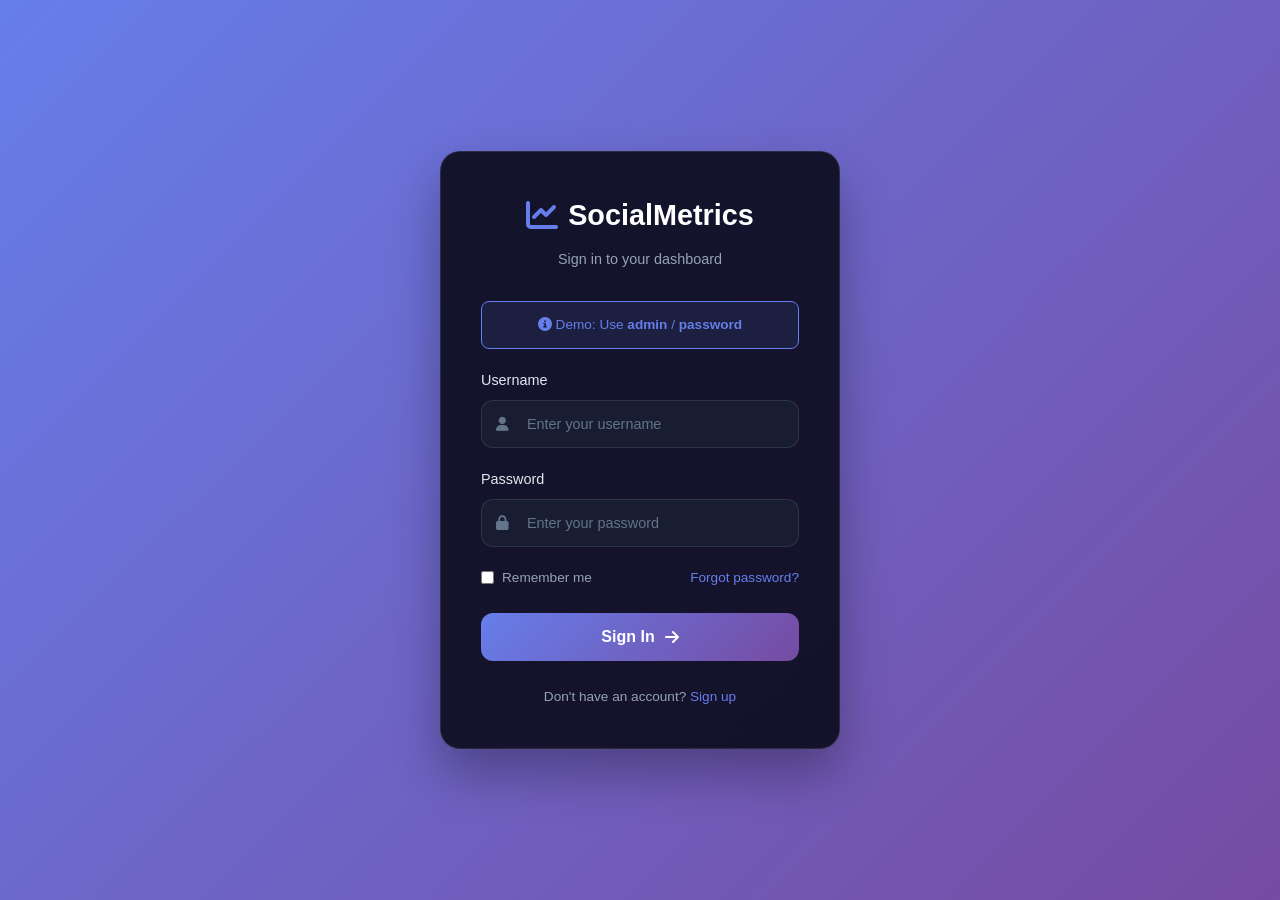
<file: login.html>
<!DOCTYPE html>
<html lang="en">
<head>
    <meta charset="UTF-8">
    <meta name="viewport" content="width=device-width, initial-scale=1.0">
    <title>SocialMetrics - Login</title>
    <link href="https://cdnjs.cloudflare.com/ajax/libs/font-awesome/6.4.0/css/all.min.css" rel="stylesheet">
    <style>
        /* Reset and Base Styles */
        * {
            margin: 0;
            padding: 0;
            box-sizing: border-box;
        }

        body {
            font-family: 'Inter', -apple-system, BlinkMacSystemFont, 'Segoe UI', Roboto, sans-serif;
            background: #0f0f23;
            color: #e2e8f0;
            line-height: 1.6;
        }

        /* Login Page Styles */
        .login-page {
            min-height: 100vh;
            background: linear-gradient(135deg, #667eea 0%, #764ba2 100%);
            display: flex;
            align-items: center;
            justify-content: center;
            padding: 20px;
        }

        .login-container {
            width: 100%;
            max-width: 400px;
        }

        .login-card {
            background: rgba(15, 15, 35, 0.95);
            backdrop-filter: blur(20px);
            border: 1px solid rgba(255, 255, 255, 0.1);
            border-radius: 20px;
            padding: 40px;
            box-shadow: 0 25px 50px rgba(0, 0, 0, 0.3);
        }

        .login-header {
            text-align: center;
            margin-bottom: 30px;
        }

        .logo {
            display: flex;
            align-items: center;
            justify-content: center;
            gap: 10px;
            margin-bottom: 10px;
        }

        .logo i {
            font-size: 2rem;
            color: #667eea;
        }

        .logo h1 {
            font-size: 1.8rem;
            font-weight: 700;
            color: #ffffff;
        }

        .login-header p {
            color: #94a3b8;
            font-size: 0.9rem;
        }

        .form-group {
            margin-bottom: 20px;
        }

        .form-group label {
            display: block;
            margin-bottom: 8px;
            color: #e2e8f0;
            font-weight: 500;
            font-size: 0.9rem;
        }

        .input-wrapper {
            position: relative;
        }

        .input-wrapper i {
            position: absolute;
            left: 15px;
            top: 50%;
            transform: translateY(-50%);
            color: #64748b;
            font-size: 0.9rem;
        }

        .input-wrapper input {
            width: 100%;
            padding: 15px 15px 15px 45px;
            background: rgba(30, 41, 59, 0.5);
            border: 1px solid rgba(255, 255, 255, 0.1);
            border-radius: 12px;
            color: #e2e8f0;
            font-size: 0.9rem;
            transition: all 0.3s ease;
        }

        .input-wrapper input:focus {
            outline: none;
            border-color: #667eea;
            box-shadow: 0 0 0 3px rgba(102, 126, 234, 0.1);
        }

        .input-wrapper input::placeholder {
            color: #64748b;
        }

        .form-options {
            display: flex;
            justify-content: space-between;
            align-items: center;
            margin-bottom: 25px;
            font-size: 0.85rem;
        }

        .checkbox-wrapper {
            display: flex;
            align-items: center;
            cursor: pointer;
            color: #94a3b8;
        }

        .checkbox-wrapper input {
            margin-right: 8px;
        }

        .forgot-password {
            color: #667eea;
            text-decoration: none;
            transition: color 0.3s ease;
        }

        .forgot-password:hover {
            color: #5a67d8;
        }

        .login-btn {
            width: 100%;
            padding: 15px;
            background: linear-gradient(135deg, #667eea 0%, #764ba2 100%);
            border: none;
            border-radius: 12px;
            color: white;
            font-size: 1rem;
            font-weight: 600;
            cursor: pointer;
            transition: all 0.3s ease;
            display: flex;
            align-items: center;
            justify-content: center;
            gap: 10px;
        }

        .login-btn:hover {
            transform: translateY(-2px);
            box-shadow: 0 10px 25px rgba(102, 126, 234, 0.3);
        }

        .login-footer {
            text-align: center;
            margin-top: 25px;
            font-size: 0.85rem;
            color: #94a3b8;
        }

        .login-footer a {
            color: #667eea;
            text-decoration: none;
        }

        @media (max-width: 480px) {
            .login-card {
                padding: 30px 25px;
            }
        }
    </style>
</head>
<body class="login-page">
    <div class="login-container">
        <div class="login-card">
            <div class="login-header">
                <div class="logo">
                    <i class="fas fa-chart-line"></i>
                    <h1>SocialMetrics</h1>
                </div>
                <p>Sign in to your dashboard</p>
            </div>
            
            <form class="login-form" id="loginForm">
                <div class="form-group">
                    <label for="username">Username</label>
                    <div class="input-wrapper">
                        <i class="fas fa-user"></i>
                        <input type="text" id="username" name="username" placeholder="Enter your username" required>
                    </div>
                </div>
                
                <div class="form-group">
                    <label for="password">Password</label>
                    <div class="input-wrapper">
                        <i class="fas fa-lock"></i>
                        <input type="password" id="password" name="password" placeholder="Enter your password" required>
                    </div>
                </div>
                
                <div class="form-options">
                    <label class="checkbox-wrapper">
                        <input type="checkbox" id="remember">
                        <span class="checkmark"></span>
                        Remember me
                    </label>
                    <a href="#" class="forgot-password">Forgot password?</a>
                </div>
                
                <button type="submit" class="login-btn">
                    <span>Sign In</span>
                    <i class="fas fa-arrow-right"></i>
                </button>
            </form>
            
            <div class="login-footer">
                <p>Don't have an account? <a href="#">Sign up</a></p>
            </div>
        </div>
    </div>
    
    <script>
        // Login functionality
        document.addEventListener('DOMContentLoaded', function() {
            const loginForm = document.getElementById('loginForm');
            const usernameInput = document.getElementById('username');
            const passwordInput = document.getElementById('password');

            // Demo credentials (in real app, this would be handled by backend)
            const validCredentials = {
                username: 'admin',
                password: 'password'
            };

            loginForm.addEventListener('submit', function(e) {
                e.preventDefault();
                
                const username = usernameInput.value.trim();
                const password = passwordInput.value.trim();
                
                // Basic validation
                if (!username || !password) {
                    showError('Please fill in all fields');
                    return;
                }
                
                // Simulate login process
                const loginBtn = document.querySelector('.login-btn');
                const originalText = loginBtn.innerHTML;
                
                // Show loading state
                loginBtn.innerHTML = '<i class="fas fa-spinner fa-spin"></i> Signing in...';
                loginBtn.disabled = true;
                
                // Simulate API call delay
                setTimeout(() => {
                    // Check credentials (demo purposes)
                    if (username === validCredentials.username && password === validCredentials.password) {
                        // Success - store login state and redirect
                        localStorage.setItem('isLoggedIn', 'true');
                        localStorage.setItem('username', username);
                        
                        showSuccess('Login successful! Redirecting...');
                        
                        // Redirect to dashboard after short delay
                        setTimeout(() => {
                            window.location.href = 'dashboard-combined.html';
                        }, 1000);
                    } else {
                        // Failed login
                        showError('Invalid username or password');
                        loginBtn.innerHTML = originalText;
                        loginBtn.disabled = false;
                    }
                }, 1500);
            });

            // Show error message
            function showError(message) {
                removeExistingMessages();
                const errorDiv = document.createElement('div');
                errorDiv.className = 'error-message';
                errorDiv.innerHTML = `<i class="fas fa-exclamation-circle"></i> ${message}`;
                errorDiv.style.cssText = `
                    background: rgba(239, 68, 68, 0.1);
                    border: 1px solid #ef4444;
                    color: #ef4444;
                    padding: 12px 15px;
                    border-radius: 8px;
                    margin-bottom: 20px;
                    font-size: 0.9rem;
                    display: flex;
                    align-items: center;
                    gap: 8px;
                `;
                loginForm.insertBefore(errorDiv, loginForm.firstChild);
                
                // Remove error after 5 seconds
                setTimeout(() => {
                    if (errorDiv.parentNode) {
                        errorDiv.remove();
                    }
                }, 5000);
            }

            // Show success message
            function showSuccess(message) {
                removeExistingMessages();
                const successDiv = document.createElement('div');
                successDiv.className = 'success-message';
                successDiv.innerHTML = `<i class="fas fa-check-circle"></i> ${message}`;
                successDiv.style.cssText = `
                    background: rgba(34, 197, 94, 0.1);
                    border: 1px solid #22c55e;
                    color: #22c55e;
                    padding: 12px 15px;
                    border-radius: 8px;
                    margin-bottom: 20px;
                    font-size: 0.9rem;
                    display: flex;
                    align-items: center;
                    gap: 8px;
                `;
                loginForm.insertBefore(successDiv, loginForm.firstChild);
            }

            // Remove existing messages
            function removeExistingMessages() {
                const existingMessages = loginForm.querySelectorAll('.error-message, .success-message');
                existingMessages.forEach(msg => msg.remove());
            }

            // Add input focus effects
            const inputs = document.querySelectorAll('.input-wrapper input');
            inputs.forEach(input => {
                input.addEventListener('focus', function() {
                    this.parentElement.style.transform = 'scale(1.02)';
                });
                
                input.addEventListener('blur', function() {
                    this.parentElement.style.transform = 'scale(1)';
                });
            });

            // Add demo credentials hint
            const demoHint = document.createElement('div');
            demoHint.innerHTML = `
                <div style="
                    background: rgba(102, 126, 234, 0.1);
                    border: 1px solid #667eea;
                    color: #667eea;
                    padding: 12px 15px;
                    border-radius: 8px;
                    margin-bottom: 20px;
                    font-size: 0.85rem;
                    text-align: center;
                ">
                    <i class="fas fa-info-circle"></i> Demo: Use <strong>admin</strong> / <strong>password</strong>
                </div>
            `;
            loginForm.insertBefore(demoHint, loginForm.firstChild);
        });
    </script>
</body>
</html>
</file>
